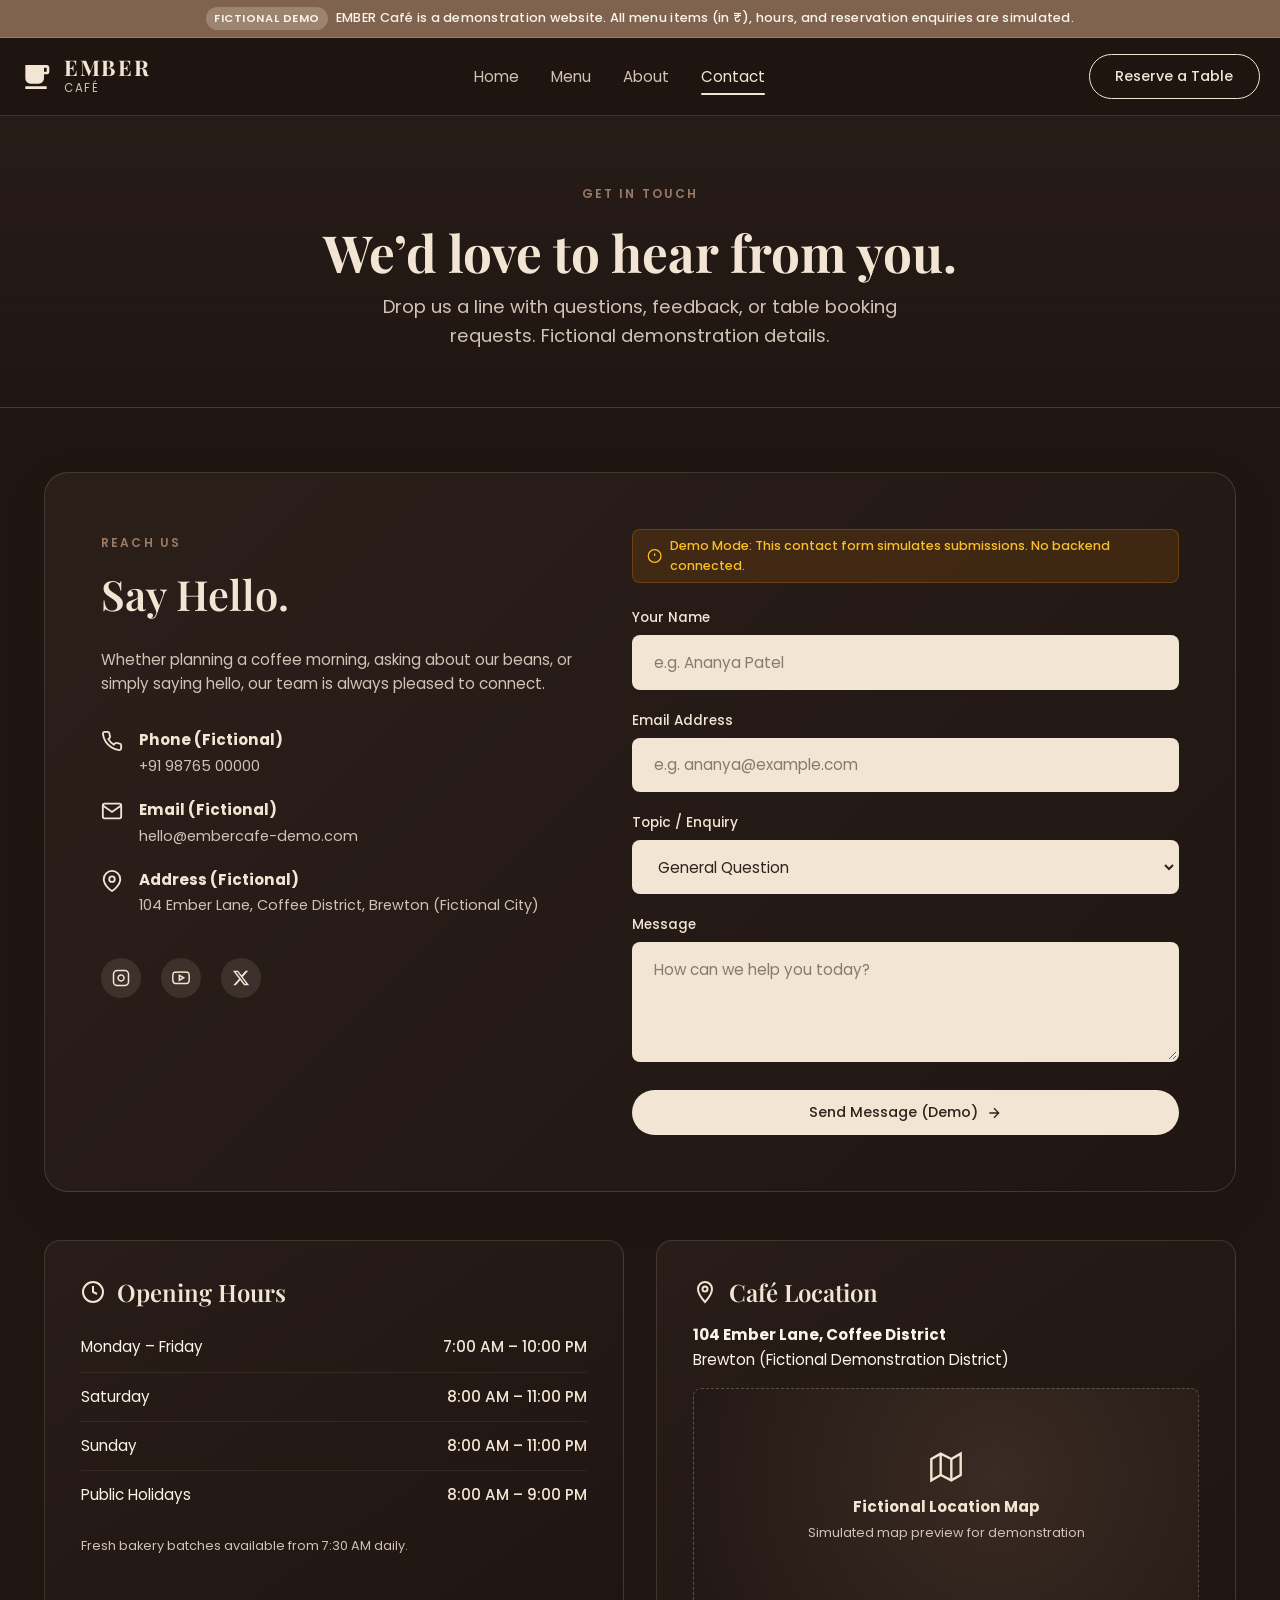
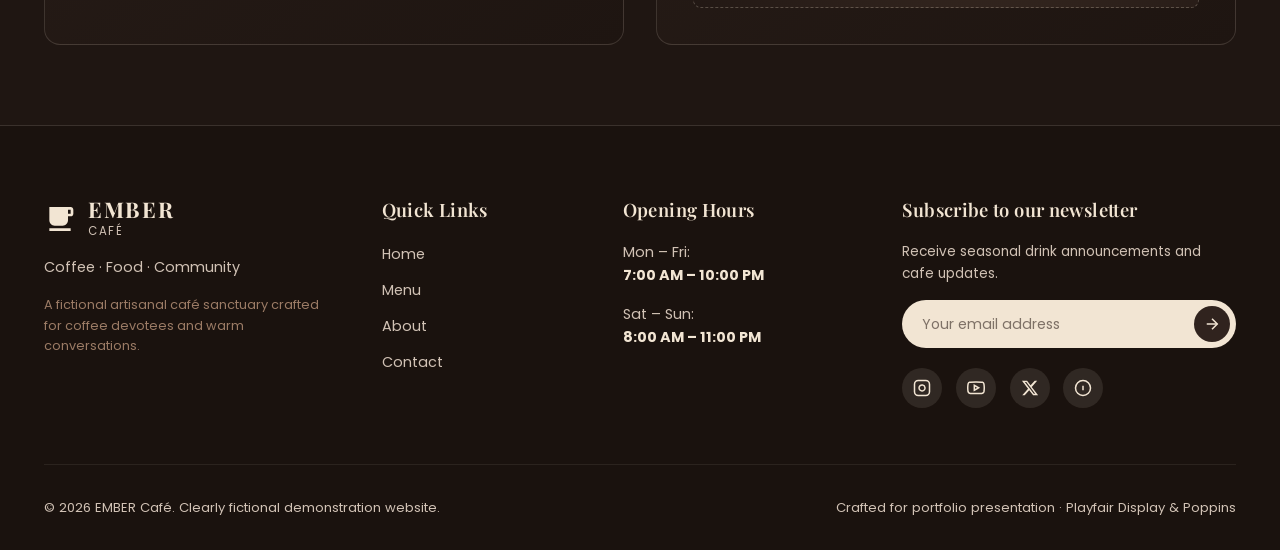
<file: contact.html>
<!DOCTYPE html>
<html lang="en">
<head>
  <meta charset="UTF-8">
  <meta name="viewport" content="width=device-width, initial-scale=1.0">
  <title>Contact & Location — EMBER Café | Get In Touch & Hours</title>
  <meta name="description" content="Reach out to EMBER Café. Check opening hours, location details, and send a message or reservation enquiry. Fictional demonstration details.">
  <link rel="preconnect" href="https://fonts.googleapis.com">
  <link rel="preconnect" href="https://fonts.gstatic.com" crossorigin>
  <link href="https://fonts.googleapis.com/css2?family=Playfair+Display:ital,wght@0,500;0,600;0,700;1,400&family=Poppins:wght@300;400;500;600&display=swap" rel="stylesheet">
  <link rel="stylesheet" href="css/style.css">
</head>
<body>

  <!-- Demo Notice Banner -->
  <div class="demo-banner">
    <span class="badge">Fictional Demo</span>
    <span>EMBER Café is a demonstration website. All menu items (in ₹), hours, and reservation enquiries are simulated.</span>
  </div>

  <!-- Header / Navigation -->
  <header class="site-header">
    <div class="container navbar">
      <a href="index.html" class="logo" aria-label="EMBER Café Home">
        <svg class="logo-icon-svg" viewBox="0 0 24 24" fill="currentColor">
          <path d="M20 3H4v10c0 2.21 1.79 4 4 4h6c2.21 0 4-1.79 4-4v-3h2c1.1 0 2-.9 2-2V5c0-1.1-.9-2-2-2zm0 5h-2V5h2v3zM4 19h16v2H4z"/>
        </svg>
        <div class="logo-text">
          <span class="logo-title">EMBER</span>
          <span class="logo-sub">Café</span>
        </div>
      </a>

      <!-- Desktop Navigation Links -->
      <nav aria-label="Main Navigation">
        <ul class="nav-links">
          <li><a href="index.html" class="nav-link">Home</a></li>
          <li><a href="menu.html" class="nav-link">Menu</a></li>
          <li><a href="about.html" class="nav-link">About</a></li>
          <li><a href="contact.html" class="nav-link active">Contact</a></li>
        </ul>
      </nav>

      <!-- Action Button & Mobile Toggle -->
      <div class="header-actions">
        <button class="btn btn-outline" data-open-modal="reservation">Reserve a Table</button>
        <button class="mobile-menu-toggle" aria-label="Open Navigation Menu">
          <svg width="26" height="26" viewBox="0 0 24 24" fill="none" stroke="currentColor" stroke-width="2">
            <line x1="3" y1="12" x2="21" y2="12"></line>
            <line x1="3" y1="6" x2="21" y2="6"></line>
            <line x1="3" y1="18" x2="21" y2="18"></line>
          </svg>
        </button>
      </div>
    </div>
  </header>

  <main>
    <!-- Page Hero Banner -->
    <section class="page-hero">
      <div class="container">
        <span class="section-tag">GET IN TOUCH</span>
        <h1 class="page-hero-title">We’d love to hear from you.</h1>
        <p class="page-hero-sub">Drop us a line with questions, feedback, or table booking requests. Fictional demonstration details.</p>
      </div>
    </section>

    <!-- Main Contact Section & Form -->
    <section class="contact-section">
      <div class="container">
        <div class="contact-card">
          <!-- Left Info Column -->
          <div class="contact-info-col">
            <span class="section-tag">REACH US</span>
            <h2>Say Hello.</h2>
            <p style="color: var(--color-text-light-muted); margin-bottom: 2rem; font-size: 0.95rem; line-height: 1.6;">
              Whether planning a coffee morning, asking about our beans, or simply saying hello, our team is always pleased to connect.
            </p>

            <div class="contact-list">
              <!-- Phone -->
              <div class="contact-item">
                <svg class="contact-item-icon" viewBox="0 0 24 24" fill="none" stroke="currentColor" stroke-width="2">
                  <path d="M22 16.92v3a2 2 0 0 1-2.18 2 19.79 19.79 0 0 1-8.63-3.07 19.5 19.5 0 0 1-6-6 19.79 19.79 0 0 1-3.07-8.67A2 2 0 0 1 4.11 2h3a2 2 0 0 1 2 1.72 12.84 12.84 0 0 0 .7 2.81 2 2 0 0 1-.45 2.11L8.09 9.91a16 16 0 0 0 6 6l1.27-1.27a2 2 0 0 1 2.11-.45 12.84 12.84 0 0 0 2.81.7A2 2 0 0 1 22 16.92z"></path>
                </svg>
                <div>
                  <strong style="color: var(--color-cream); display:block; font-size:0.95rem;">Phone (Fictional)</strong>
                  <span style="color: var(--color-text-light-muted); font-size:0.9rem;">+91 98765 00000</span>
                </div>
              </div>

              <!-- Email -->
              <div class="contact-item">
                <svg class="contact-item-icon" viewBox="0 0 24 24" fill="none" stroke="currentColor" stroke-width="2">
                  <path d="M4 4h16c1.1 0 2 .9 2 2v12c0 1.1-.9 2-2 2H4c-1.1 0-2-.9-2-2V6c0-1.1.9-2 2-2z"></path>
                  <polyline points="22,6 12,13 2,6"></polyline>
                </svg>
                <div>
                  <strong style="color: var(--color-cream); display:block; font-size:0.95rem;">Email (Fictional)</strong>
                  <span style="color: var(--color-text-light-muted); font-size:0.9rem;">hello@embercafe-demo.com</span>
                </div>
              </div>

              <!-- Location -->
              <div class="contact-item">
                <svg class="contact-item-icon" viewBox="0 0 24 24" fill="none" stroke="currentColor" stroke-width="2">
                  <path d="M21 10c0 7-9 13-9 13s-9-6-9-13a9 9 0 0 1 18 0z"></path>
                  <circle cx="12" cy="10" r="3"></circle>
                </svg>
                <div>
                  <strong style="color: var(--color-cream); display:block; font-size:0.95rem;">Address (Fictional)</strong>
                  <span style="color: var(--color-text-light-muted); font-size:0.9rem;">104 Ember Lane, Coffee District, Brewton (Fictional City)</span>
                </div>
              </div>
            </div>

            <!-- Social Links -->
            <div class="contact-socials">
              <a href="#" class="social-link" aria-label="Instagram">
                <svg width="18" height="18" viewBox="0 0 24 24" fill="none" stroke="currentColor" stroke-width="2">
                  <rect x="2" y="2" width="20" height="20" rx="5" ry="5"></rect>
                  <path d="M16 11.37A4 4 0 1 1 12.63 8 4 4 0 0 1 16 11.37z"></path>
                  <line x1="17.5" y1="6.5" x2="17.51" y2="6.5"></line>
                </svg>
              </a>
              <a href="#" class="social-link" aria-label="YouTube">
                <svg width="18" height="18" viewBox="0 0 24 24" fill="none" stroke="currentColor" stroke-width="2">
                  <path d="M22.54 6.42a2.78 2.78 0 0 0-1.94-2C18.88 4 12 4 12 4s-6.88 0-8.6.46a2.78 2.78 0 0 0-1.94 2A29 29 0 0 0 1 11.75a29 29 0 0 0 .46 5.33A2.78 2.78 0 0 0 3.4 19c1.72.46 8.6.46 8.6.46s6.88 0 8.6-.46a2.78 2.78 0 0 0 1.94-2 29 29 0 0 0 .46-5.25 29 29 0 0 0-.46-5.33z"></path>
                  <polygon points="9.75 15.02 15.5 11.75 9.75 8.48 9.75 15.02"></polygon>
                </svg>
              </a>
              <a href="#" class="social-link" aria-label="X (Twitter)">
                <svg width="18" height="18" viewBox="0 0 24 24" fill="currentColor">
                  <path d="M18.244 2.25h3.308l-7.227 8.26 8.502 11.24H16.17l-5.214-6.817L4.99 21.75H1.68l7.73-8.835L1.254 2.25H8.08l4.713 6.231zm-1.161 17.52h1.833L7.084 4.126H5.117z"/>
                </svg>
              </a>
            </div>
          </div>

          <!-- Right Form Column (Demo Mode clearly labeled) -->
          <div class="contact-form-container">
            <div class="form-demo-badge">
              <svg width="16" height="16" viewBox="0 0 24 24" fill="none" stroke="currentColor" stroke-width="2">
                <circle cx="12" cy="12" r="10"></circle>
                <line x1="12" y1="8" x2="12" y2="12"></line>
                <line x1="12" y1="16" x2="12.01" y2="16"></line>
              </svg>
              <span>Demo Mode: This contact form simulates submissions. No backend connected.</span>
            </div>

            <form id="contact-form">
              <div class="form-group">
                <label class="form-label" for="contact-name">Your Name</label>
                <input type="text" id="contact-name" name="name" class="form-input" placeholder="e.g. Ananya Patel" required>
              </div>

              <div class="form-group">
                <label class="form-label" for="contact-email">Email Address</label>
                <input type="email" id="contact-email" name="email" class="form-input" placeholder="e.g. ananya@example.com" required>
              </div>

              <div class="form-group">
                <label class="form-label" for="contact-subject">Topic / Enquiry</label>
                <select id="contact-subject" name="subject" class="form-select">
                  <option value="General Enquiry">General Question</option>
                  <option value="Table Booking Enquiry">Table Booking Enquiry (Demo)</option>
                  <option value="Event Hosting">Private Event Hosting</option>
                  <option value="Feedback">Coffee Feedback</option>
                </select>
              </div>

              <div class="form-group">
                <label class="form-label" for="contact-message">Message</label>
                <textarea id="contact-message" name="message" class="form-textarea" placeholder="How can we help you today?" required></textarea>
              </div>

              <button type="submit" class="btn btn-cream" style="width: 100%;">
                Send Message (Demo)
                <svg width="16" height="16" viewBox="0 0 24 24" fill="none" stroke="currentColor" stroke-width="2">
                  <path d="M5 12h14M12 5l7 7-7 7"/>
                </svg>
              </button>
            </form>
          </div>
        </div>

        <!-- Hours & Location Details Grid -->
        <div class="info-cards-grid">
          <!-- Opening Hours Card -->
          <div class="info-card">
            <h4>
              <svg width="24" height="24" viewBox="0 0 24 24" fill="none" stroke="currentColor" stroke-width="2">
                <circle cx="12" cy="12" r="10"></circle>
                <polyline points="12 6 12 12 16 14"></polyline>
              </svg>
              Opening Hours
            </h4>
            <table class="hours-table">
              <tbody>
                <tr>
                  <td>Monday – Friday</td>
                  <td>7:00 AM – 10:00 PM</td>
                </tr>
                <tr>
                  <td>Saturday</td>
                  <td>8:00 AM – 11:00 PM</td>
                </tr>
                <tr>
                  <td>Sunday</td>
                  <td>8:00 AM – 11:00 PM</td>
                </tr>
                <tr>
                  <td>Public Holidays</td>
                  <td>8:00 AM – 9:00 PM</td>
                </tr>
              </tbody>
            </table>
            <p style="font-size: 0.8rem; color: var(--color-text-light-muted); margin-top: 1rem;">
              Fresh bakery batches available from 7:30 AM daily.
            </p>
          </div>

          <!-- Location & Directions Card -->
          <div class="info-card">
            <h4>
              <svg width="24" height="24" viewBox="0 0 24 24" fill="none" stroke="currentColor" stroke-width="2">
                <path d="M12 2C8.13 2 5 5.13 5 9c0 5.25 7 13 7 13s7-7.75 7-13c0-3.87-3.13-7-7-7z"></path>
                <circle cx="12" cy="9" r="2.5"></circle>
              </svg>
              Café Location
            </h4>
            <p style="color: var(--color-text-light); font-size: 0.95rem; margin-bottom: 0.5rem;">
              <strong>104 Ember Lane, Coffee District</strong><br>
              Brewton (Fictional Demonstration District)
            </p>
            <div class="map-placeholder">
              <svg width="32" height="32" viewBox="0 0 24 24" fill="none" stroke="currentColor" stroke-width="1.8">
                <polygon points="1 6 1 22 8 18 16 22 23 18 23 2 16 6 8 2 1 6"></polygon>
                <line x1="8" y1="2" x2="8" y2="18"></line>
                <line x1="16" y1="6" x2="16" y2="22"></line>
              </svg>
              <div>
                <strong style="display: block; font-size: 0.95rem;">Fictional Location Map</strong>
                <span style="font-size: 0.8rem; color: var(--color-text-light-muted);">Simulated map preview for demonstration</span>
              </div>
            </div>
          </div>
        </div>

      </div>
    </section>
  </main>

  <!-- Footer -->
  <footer class="site-footer">
    <div class="container">
      <div class="footer-grid">
        <!-- Col 1: Brand -->
        <div class="footer-col">
          <div class="logo" style="margin-bottom: 1rem;">
            <svg class="logo-icon-svg" viewBox="0 0 24 24" fill="currentColor">
              <path d="M20 3H4v10c0 2.21 1.79 4 4 4h6c2.21 0 4-1.79 4-4v-3h2c1.1 0 2-.9 2-2V5c0-1.1-.9-2-2-2zm0 5h-2V5h2v3zM4 19h16v2H4z"/>
            </svg>
            <div class="logo-text">
              <span class="logo-title">EMBER</span>
              <span class="logo-sub">Café</span>
            </div>
          </div>
          <p style="color: var(--color-text-light-muted); font-size: 0.9rem; line-height: 1.6;">
            Coffee · Food · Community
          </p>
          <p style="color: var(--color-accent-light); font-size: 0.8rem; margin-top: 0.75rem;">
            A fictional artisanal café sanctuary crafted for coffee devotees and warm conversations.
          </p>
        </div>

        <!-- Col 2: Quick Links -->
        <div class="footer-col">
          <h4>Quick Links</h4>
          <ul class="footer-links">
            <li><a href="index.html">Home</a></li>
            <li><a href="menu.html">Menu</a></li>
            <li><a href="about.html">About</a></li>
            <li><a href="contact.html">Contact</a></li>
          </ul>
        </div>

        <!-- Col 3: Opening Hours -->
        <div class="footer-col">
          <h4>Opening Hours</h4>
          <div class="footer-hours-list">
            <div class="footer-hours-item">
              <span>Mon – Fri:</span><br>
              <strong>7:00 AM – 10:00 PM</strong>
            </div>
            <div class="footer-hours-item" style="margin-top: 0.5rem;">
              <span>Sat – Sun:</span><br>
              <strong>8:00 AM – 11:00 PM</strong>
            </div>
          </div>
        </div>

        <!-- Col 4: Newsletter -->
        <div class="footer-col">
          <h4>Subscribe to our newsletter</h4>
          <p style="font-size: 0.85rem; color: var(--color-text-light-muted);">
            Receive seasonal drink announcements and cafe updates.
          </p>
          <form class="newsletter-form">
            <input type="email" placeholder="Your email address" class="newsletter-input" required>
            <button type="submit" class="newsletter-btn" aria-label="Subscribe">
              <svg width="18" height="18" viewBox="0 0 24 24" fill="none" stroke="currentColor" stroke-width="2">
                <line x1="5" y1="12" x2="19" y2="12"></line>
                <polyline points="12 5 19 12 12 19"></polyline>
              </svg>
            </button>
          </form>

          <div class="footer-social-icons">
            <a href="#" class="social-link" aria-label="Instagram">
              <svg width="18" height="18" viewBox="0 0 24 24" fill="none" stroke="currentColor" stroke-width="2">
                <rect x="2" y="2" width="20" height="20" rx="5" ry="5"></rect>
                <path d="M16 11.37A4 4 0 1 1 12.63 8 4 4 0 0 1 16 11.37z"></path>
                <line x1="17.5" y1="6.5" x2="17.51" y2="6.5"></line>
              </svg>
            </a>
            <a href="#" class="social-link" aria-label="YouTube">
              <svg width="18" height="18" viewBox="0 0 24 24" fill="none" stroke="currentColor" stroke-width="2">
                <path d="M22.54 6.42a2.78 2.78 0 0 0-1.94-2C18.88 4 12 4 12 4s-6.88 0-8.6.46a2.78 2.78 0 0 0-1.94 2A29 29 0 0 0 1 11.75a29 29 0 0 0 .46 5.33A2.78 2.78 0 0 0 3.4 19c1.72.46 8.6.46 8.6.46s6.88 0 8.6-.46a2.78 2.78 0 0 0 1.94-2 29 29 0 0 0 .46-5.25 29 29 0 0 0-.46-5.33z"></path>
                <polygon points="9.75 15.02 15.5 11.75 9.75 8.48 9.75 15.02"></polygon>
              </svg>
            </a>
            <a href="#" class="social-link" aria-label="X (Twitter)">
              <svg width="18" height="18" viewBox="0 0 24 24" fill="currentColor">
                <path d="M18.244 2.25h3.308l-7.227 8.26 8.502 11.24H16.17l-5.214-6.817L4.99 21.75H1.68l7.73-8.835L1.254 2.25H8.08l4.713 6.231zm-1.161 17.52h1.833L7.084 4.126H5.117z"/>
              </svg>
            </a>
            <a href="#" class="social-link" aria-label="Pinterest">
              <svg width="18" height="18" viewBox="0 0 24 24" fill="none" stroke="currentColor" stroke-width="2">
                <line x1="12" y1="9" x2="12" y2="15"></line>
                <circle cx="12" cy="12" r="10"></circle>
              </svg>
            </a>
          </div>
        </div>
      </div>

      <div class="footer-bottom">
        <span>© 2026 EMBER Café. Clearly fictional demonstration website.</span>
        <span>Crafted for portfolio presentation · Playfair Display & Poppins</span>
      </div>
    </div>
  </footer>

  <!-- Global Reservation Enquiry Modal (Demo Mode) -->
  <div class="modal-overlay" role="dialog" aria-modal="true" aria-labelledby="modal-title">
    <div class="modal-card">
      <button class="modal-close-btn" data-close-modal aria-label="Close dialog">
        <svg width="22" height="22" viewBox="0 0 24 24" fill="none" stroke="currentColor" stroke-width="2">
          <line x1="18" y1="6" x2="6" y2="18"></line>
          <line x1="6" y1="6" x2="18" y2="18"></line>
        </svg>
      </button>

      <span class="section-tag" style="color: var(--color-accent-light);">RESERVATION ENQUIRY</span>
      <h3 id="modal-title" class="modal-title">Book a Table (Demo)</h3>
      <div class="form-demo-badge">
        <svg width="16" height="16" viewBox="0 0 24 24" fill="none" stroke="currentColor" stroke-width="2">
          <circle cx="12" cy="12" r="10"></circle>
          <line x1="12" y1="8" x2="12" y2="12"></line>
          <line x1="12" y1="16" x2="12.01" y2="16"></line>
        </svg>
        <span>Demo Enquiry Mode: Submissions simulate a reservation check.</span>
      </div>

      <form id="reservation-form">
        <div class="modal-grid-2">
          <div class="form-group">
            <label class="form-label">Full Name</label>
            <input type="text" name="name" class="form-input" placeholder="e.g. Maya Sharma" required>
          </div>
          <div class="form-group">
            <label class="form-label">Phone (Fictional)</label>
            <input type="tel" name="phone" class="form-input" placeholder="+91 98000 00000" required>
          </div>
        </div>

        <div class="modal-grid-2">
          <div class="form-group">
            <label class="form-label">Number of Guests</label>
            <select name="guests" class="form-select" required>
              <option value="1 Guest">1 Guest</option>
              <option value="2 Guests" selected>2 Guests</option>
              <option value="3-4 Guests">3-4 Guests</option>
              <option value="5+ Guests">5+ Guests (Party)</option>
            </select>
          </div>
          <div class="form-group">
            <label class="form-label">Seating Preference</label>
            <select name="seating" class="form-select">
              <option value="Window Seat">Window Seat</option>
              <option value="Cozy Corner">Quiet Cozy Corner</option>
              <option value="Barista Bar">Barista Bar Counter</option>
              <option value="Outdoor Patio">Patio / Veranda</option>
            </select>
          </div>
        </div>

        <div class="modal-grid-2">
          <div class="form-group">
            <label class="form-label">Date</label>
            <input type="date" name="date" class="form-input" required>
          </div>
          <div class="form-group">
            <label class="form-label">Preferred Time</label>
            <select name="time" class="form-select" required>
              <option value="8:00 AM">8:00 AM - Morning Brew</option>
              <option value="11:30 AM">11:30 AM - Brunch</option>
              <option value="3:30 PM">3:30 PM - Afternoon Tea</option>
              <option value="7:00 PM" selected>7:00 PM - Evening Chill</option>
              <option value="9:00 PM">9:00 PM - Night Roasts</option>
            </select>
          </div>
        </div>

        <div class="form-group">
          <label class="form-label">Special Requests (Optional)</label>
          <textarea name="notes" class="form-textarea" placeholder="Celebrations, dietary preferences, or quiet working corner..." style="min-height: 80px;"></textarea>
        </div>

        <button type="submit" class="btn btn-cream" style="width: 100%;">
          Submit Reservation Enquiry (Demo)
        </button>
      </form>
    </div>
  </div>

  <!-- Mobile Drawer Menu -->
  <div class="drawer-overlay"></div>
  <aside class="mobile-drawer" aria-label="Mobile Navigation Drawer">
    <div class="drawer-header">
      <div class="logo">
        <span class="logo-title" style="font-size: 1.2rem;">EMBER Café</span>
      </div>
      <button class="drawer-close-btn" style="background:none; border:none; color:var(--color-cream); cursor:pointer;">
        <svg width="24" height="24" viewBox="0 0 24 24" fill="none" stroke="currentColor" stroke-width="2">
          <line x1="18" y1="6" x2="6" y2="18"></line>
          <line x1="6" y1="6" x2="18" y2="18"></line>
        </svg>
      </button>
    </div>
    <ul class="drawer-links">
      <li><a href="index.html">Home</a></li>
      <li><a href="menu.html">Menu</a></li>
      <li><a href="about.html">About Us</a></li>
      <li><a href="contact.html">Contact</a></li>
    </ul>
    <div style="margin-top: auto;">
      <button class="btn btn-cream" data-open-modal="reservation" style="width: 100%;">Reserve a Table</button>
    </div>
  </aside>

  <script src="js/main.js"></script>
</body>
</html>
</file>
<file: css/style.css>
/* ==========================================================================
   EMBER Café — Design System & Global Styles
   Color Palette:
     - Dark Espresso:  #30231E
     - Mocha Brown:    #80634F
     - Warm Cream:     #F2E5D3
     - Pure White:     #FFFFFF
     - Darker Walnut:  #1F1612
     - Soft Cream Tint:#FBF6EE
   Fonts:
     - Headings: 'Playfair Display', 'Didot', 'Georgia', 'Times New Roman', serif
     - Body:     'Poppins', -apple-system, BlinkMacSystemFont, 'Segoe UI', Roboto, Helvetica, Arial, sans-serif
   ========================================================================== */

:root {
  /* Colors */
  --color-primary: #30231E;
  --color-primary-dark: #1F1612;
  --color-accent: #80634F;
  --color-accent-light: #9B7B65;
  --color-cream: #F2E5D3;
  --color-cream-light: #FAF4EB;
  --color-cream-card: #F2E5D3;
  --color-white: #FFFFFF;
  --color-text-dark: #30231E;
  --color-text-muted: #6E5A4E;
  --color-text-light: #FAF4EB;
  --color-text-light-muted: #D1C2B5;
  --color-border-dark: rgba(242, 229, 211, 0.15);
  --color-border-light: rgba(48, 35, 30, 0.15);
  --color-demo-badge: #D97706;
  --color-demo-badge-bg: rgba(217, 119, 6, 0.12);

  /* Typography with Fallbacks */
  --font-heading: 'Playfair Display', 'Didot', 'Georgia', 'Times New Roman', serif;
  --font-body: 'Poppins', -apple-system, BlinkMacSystemFont, 'Segoe UI', Roboto, Helvetica, Arial, sans-serif;

  /* Shadows */
  --shadow-sm: 0 2px 8px rgba(31, 22, 18, 0.08);
  --shadow-md: 0 8px 24px rgba(31, 22, 18, 0.12);
  --shadow-lg: 0 16px 36px rgba(31, 22, 18, 0.22);

  /* Radii */
  --radius-sm: 8px;
  --radius-md: 16px;
  --radius-lg: 24px;
  --radius-full: 9999px;

  /* Transitions */
  --transition-fast: 0.2s cubic-bezier(0.4, 0, 0.2, 1);
  --transition-normal: 0.3s cubic-bezier(0.4, 0, 0.2, 1);
}

/* Base Reset */
*, *::before, *::after {
  box-sizing: border-box;
  margin: 0;
  padding: 0;
}

html {
  scroll-behavior: smooth;
  font-size: 16px;
  color-scheme: dark light;
}

body {
  font-family: var(--font-body);
  background-color: var(--color-primary-dark);
  color: var(--color-text-light);
  line-height: 1.6;
  -webkit-font-smoothing: antialiased;
  -moz-osx-font-smoothing: grayscale;
  overflow-x: hidden;
}

/* Typography Defaults */
h1, h2, h3, h4, h5, h6 {
  font-family: var(--font-heading);
  font-weight: 600;
  line-height: 1.25;
  color: inherit;
}

p {
  margin-bottom: 1rem;
}

p:last-child {
  margin-bottom: 0;
}

a {
  color: inherit;
  text-decoration: none;
  transition: color var(--transition-fast);
}

img {
  max-width: 100%;
  height: auto;
  display: block;
  object-fit: cover;
}

button, input, select, textarea {
  font-family: inherit;
  font-size: inherit;
  border: none;
  outline: none;
}

/* Container */
.container {
  width: 100%;
  max-width: 1240px;
  margin: 0 auto;
  padding: 0 1.5rem;
}

/* Demo Notice Banner */
.demo-banner {
  background-color: var(--color-accent);
  color: var(--color-cream-light);
  font-size: 0.8rem;
  font-weight: 500;
  padding: 0.45rem 1rem;
  text-align: center;
  letter-spacing: 0.02em;
  display: flex;
  align-items: center;
  justify-content: center;
  gap: 0.5rem;
  border-bottom: 1px solid rgba(242, 229, 211, 0.2);
}

.demo-banner span.badge {
  background-color: rgba(242, 229, 211, 0.25);
  padding: 0.15rem 0.5rem;
  border-radius: var(--radius-full);
  font-size: 0.7rem;
  text-transform: uppercase;
  letter-spacing: 0.05em;
  font-weight: 600;
}

/* Header & Navbar */
.site-header {
  position: sticky;
  top: 0;
  z-index: 1000;
  background-color: rgba(31, 22, 18, 0.94);
  backdrop-filter: blur(12px);
  -webkit-backdrop-filter: blur(12px);
  border-bottom: 1px solid var(--color-border-dark);
  transition: all var(--transition-fast);
}

.navbar {
  display: flex;
  align-items: center;
  justify-content: space-between;
  padding: 1rem 0;
}

.logo {
  display: flex;
  align-items: center;
  gap: 0.75rem;
}

.logo-icon-svg {
  width: 32px;
  height: 32px;
  color: var(--color-cream);
}

.logo-text {
  display: flex;
  flex-direction: column;
}

.logo-title {
  font-family: var(--font-heading);
  font-size: 1.35rem;
  font-weight: 700;
  letter-spacing: 0.08em;
  color: var(--color-cream);
  line-height: 1.1;
  text-transform: uppercase;
}

.logo-sub {
  font-family: var(--font-body);
  font-size: 0.72rem;
  color: var(--color-text-light-muted);
  letter-spacing: 0.15em;
  text-transform: uppercase;
}

.nav-links {
  display: flex;
  align-items: center;
  gap: 2rem;
  list-style: none;
}

.nav-link {
  font-size: 0.95rem;
  font-weight: 400;
  color: var(--color-text-light-muted);
  position: relative;
  padding: 0.35rem 0;
  transition: color var(--transition-fast);
}

.nav-link:hover,
.nav-link.active {
  color: var(--color-cream);
}

.nav-link.active::after {
  content: '';
  position: absolute;
  bottom: -2px;
  left: 0;
  width: 100%;
  height: 2px;
  background-color: var(--color-cream);
  border-radius: var(--radius-full);
}

.header-actions {
  display: flex;
  align-items: center;
  gap: 1rem;
}

/* Buttons */
.btn {
  display: inline-flex;
  align-items: center;
  justify-content: center;
  gap: 0.5rem;
  padding: 0.7rem 1.6rem;
  border-radius: var(--radius-full);
  font-size: 0.9rem;
  font-weight: 500;
  cursor: pointer;
  transition: all var(--transition-fast);
  white-space: nowrap;
}

.btn-primary {
  background-color: var(--color-primary);
  color: var(--color-cream);
  border: 1px solid var(--color-border-dark);
}

.btn-primary:hover {
  background-color: #3f2e27;
  color: var(--color-white);
  transform: translateY(-2px);
  box-shadow: 0 4px 12px rgba(0, 0, 0, 0.25);
}

.btn-cream {
  background-color: var(--color-cream);
  color: var(--color-primary);
  border: 1px solid transparent;
}

.btn-cream:hover {
  background-color: #e5d6c2;
  transform: translateY(-2px);
  box-shadow: 0 4px 14px rgba(242, 229, 211, 0.2);
}

.btn-outline {
  background-color: transparent;
  color: var(--color-cream);
  border: 1.5px solid var(--color-cream);
}

.btn-outline:hover {
  background-color: var(--color-cream);
  color: var(--color-primary);
  transform: translateY(-2px);
}

.btn-outline-dark {
  background-color: transparent;
  color: var(--color-primary);
  border: 1.5px solid var(--color-primary);
}

.btn-outline-dark:hover {
  background-color: var(--color-primary);
  color: var(--color-cream);
}

.btn-icon {
  width: 42px;
  height: 42px;
  padding: 0;
  border-radius: var(--radius-full);
}

.mobile-menu-toggle {
  display: none;
  background: none;
  border: none;
  color: var(--color-cream);
  cursor: pointer;
  padding: 0.5rem;
}

/* Hero Section */
.hero-section {
  padding: 3.5rem 0 4rem;
}

.hero-card {
  background: linear-gradient(135deg, #2b1f1a 0%, #1f1612 100%);
  border: 1px solid var(--color-border-dark);
  border-radius: var(--radius-lg);
  padding: 3.5rem 3rem;
  display: grid;
  grid-template-columns: 1.1fr 1fr;
  align-items: center;
  gap: 3.5rem;
  position: relative;
  overflow: hidden;
  box-shadow: var(--shadow-lg);
}

.hero-card::before {
  content: '';
  position: absolute;
  top: -50%;
  left: -20%;
  width: 80%;
  height: 200%;
  background: radial-gradient(circle, rgba(128, 99, 79, 0.15) 0%, transparent 60%);
  pointer-events: none;
}

.section-tag {
  display: inline-block;
  font-size: 0.75rem;
  font-weight: 600;
  letter-spacing: 0.18em;
  text-transform: uppercase;
  color: var(--color-accent-light);
  margin-bottom: 1rem;
}

.hero-title {
  font-size: 3.8rem;
  font-weight: 700;
  color: var(--color-cream);
  margin-bottom: 0.75rem;
  letter-spacing: -0.01em;
}

.hero-subtitle {
  font-size: 1.25rem;
  color: var(--color-text-light-muted);
  margin-bottom: 2rem;
  font-weight: 300;
}

.hero-actions {
  display: flex;
  align-items: center;
  gap: 1.5rem;
  margin-bottom: 2.5rem;
}

.hero-indicators {
  display: flex;
  align-items: center;
  gap: 0.5rem;
}

.indicator-dot {
  width: 8px;
  height: 8px;
  border-radius: var(--radius-full);
  background-color: rgba(242, 229, 211, 0.3);
  transition: all var(--transition-fast);
  cursor: pointer;
}

.indicator-dot.active {
  width: 24px;
  background-color: var(--color-cream);
}

.hero-image-wrapper {
  position: relative;
  display: flex;
  justify-content: center;
  align-items: center;
}

.hero-image {
  width: 100%;
  max-height: 440px;
  border-radius: var(--radius-md);
  box-shadow: 0 12px 30px rgba(0, 0, 0, 0.4);
  transition: transform var(--transition-normal);
}

.hero-image:hover {
  transform: scale(1.02);
}

/* Section Header Generic */
.section-header {
  text-align: center;
  margin-bottom: 3rem;
}

.section-header.text-left {
  text-align: left;
}

.section-title {
  font-size: 2.6rem;
  font-weight: 600;
  color: var(--color-cream);
  margin-top: 0.25rem;
}

.section-title-dark {
  color: var(--color-primary);
}

.section-description {
  font-size: 1rem;
  color: var(--color-text-light-muted);
  max-width: 620px;
  margin: 0.75rem auto 0;
}

/* Home Split About Card Section */
.home-about-section {
  padding: 2.5rem 0 4rem;
}

.about-card {
  background-color: var(--color-cream-card);
  color: var(--color-text-dark);
  border-radius: var(--radius-lg);
  padding: 3rem;
  display: grid;
  grid-template-columns: 1fr 1.15fr;
  align-items: center;
  gap: 3.5rem;
  box-shadow: var(--shadow-md);
}

.about-card-img {
  width: 100%;
  height: 380px;
  border-radius: var(--radius-md);
  box-shadow: 0 8px 24px rgba(48, 35, 30, 0.15);
}

.about-card-content .section-tag {
  color: var(--color-accent);
}

.about-card-content h3 {
  font-size: 2.5rem;
  color: var(--color-primary);
  margin-bottom: 1.25rem;
}

.about-card-content p {
  font-size: 1.05rem;
  color: var(--color-text-muted);
  margin-bottom: 2rem;
  line-height: 1.7;
}

/* Menu Featured / Grid Section */
.menu-section {
  padding: 3.5rem 0 4.5rem;
}

/* Menu Category Tabs */
.menu-categories {
  display: flex;
  align-items: center;
  justify-content: center;
  flex-wrap: wrap;
  gap: 0.75rem;
  margin-bottom: 2.5rem;
}

.category-tab {
  padding: 0.6rem 1.5rem;
  border-radius: var(--radius-full);
  font-size: 0.9rem;
  font-weight: 500;
  cursor: pointer;
  background-color: rgba(242, 229, 211, 0.08);
  color: var(--color-cream);
  border: 1px solid var(--color-border-dark);
  transition: all var(--transition-fast);
}

.category-tab:hover {
  background-color: rgba(242, 229, 211, 0.16);
  color: var(--color-white);
}

.category-tab.active {
  background-color: var(--color-cream);
  color: var(--color-primary);
  font-weight: 600;
  border-color: var(--color-cream);
  box-shadow: 0 4px 12px rgba(242, 229, 211, 0.18);
}

/* Product Cards Grid */
.products-grid {
  display: grid;
  grid-template-columns: repeat(auto-fill, minmax(260px, 1fr));
  gap: 1.75rem;
}

.product-card {
  background-color: var(--color-cream);
  color: var(--color-primary);
  border-radius: var(--radius-md);
  padding: 1.25rem;
  display: flex;
  flex-direction: column;
  box-shadow: var(--shadow-sm);
  transition: transform var(--transition-normal), box-shadow var(--transition-normal);
  position: relative;
  overflow: hidden;
}

.product-card:hover {
  transform: translateY(-6px);
  box-shadow: var(--shadow-md);
}

.product-img-wrapper {
  position: relative;
  width: 100%;
  height: 200px;
  border-radius: var(--radius-sm);
  overflow: hidden;
  margin-bottom: 1.1rem;
}

.product-img {
  width: 100%;
  height: 100%;
  object-fit: cover;
  transition: transform var(--transition-normal);
}

.product-card:hover .product-img {
  transform: scale(1.05);
}

.product-tag-badge {
  position: absolute;
  top: 10px;
  left: 10px;
  background-color: rgba(48, 35, 30, 0.85);
  backdrop-filter: blur(4px);
  color: var(--color-cream);
  font-size: 0.7rem;
  font-weight: 600;
  text-transform: uppercase;
  letter-spacing: 0.05em;
  padding: 0.25rem 0.6rem;
  border-radius: var(--radius-full);
}

.product-favorite-btn {
  position: absolute;
  top: 10px;
  right: 10px;
  width: 32px;
  height: 32px;
  border-radius: var(--radius-full);
  background-color: rgba(255, 255, 255, 0.9);
  color: var(--color-primary);
  display: flex;
  align-items: center;
  justify-content: center;
  cursor: pointer;
  transition: all var(--transition-fast);
  box-shadow: 0 2px 6px rgba(0, 0, 0, 0.15);
}

.product-favorite-btn:hover {
  background-color: var(--color-white);
  color: #D32F2F;
  transform: scale(1.1);
}

.product-favorite-btn.liked {
  color: #D32F2F;
}

.product-info {
  display: flex;
  flex-direction: column;
  flex-grow: 1;
}

.product-title {
  font-size: 1.25rem;
  font-weight: 600;
  margin-bottom: 0.35rem;
  color: var(--color-primary);
}

.product-desc {
  font-size: 0.85rem;
  color: var(--color-text-muted);
  line-height: 1.45;
  margin-bottom: 1rem;
  flex-grow: 1;
}

.product-bottom {
  display: flex;
  align-items: center;
  justify-content: space-between;
  margin-top: auto;
  padding-top: 0.75rem;
  border-top: 1px solid rgba(48, 35, 30, 0.08);
}

.product-price {
  font-family: var(--font-heading);
  font-size: 1.3rem;
  font-weight: 700;
  color: var(--color-primary);
}

/* Gallery Section */
.gallery-section {
  padding: 3.5rem 0 4.5rem;
}

.gallery-grid {
  display: grid;
  grid-template-columns: repeat(3, 1fr);
  gap: 1.25rem;
}

.gallery-item {
  position: relative;
  border-radius: var(--radius-md);
  overflow: hidden;
  height: 240px;
  cursor: pointer;
  box-shadow: var(--shadow-sm);
  border: 1px solid var(--color-border-dark);
}

.gallery-item img {
  width: 100%;
  height: 100%;
  object-fit: cover;
  transition: transform 0.5s ease;
}

.gallery-item:hover img {
  transform: scale(1.08);
}

.gallery-overlay {
  position: absolute;
  inset: 0;
  background: linear-gradient(to top, rgba(31, 22, 18, 0.85) 0%, transparent 60%);
  display: flex;
  align-items: flex-end;
  padding: 1.25rem;
  opacity: 0;
  transition: opacity var(--transition-fast);
}

.gallery-item:hover .gallery-overlay {
  opacity: 1;
}

.gallery-caption {
  color: var(--color-cream);
  font-size: 0.9rem;
  font-weight: 500;
}

/* Testimonials Section */
.testimonials-section {
  padding: 4rem 0 5rem;
  background-color: rgba(36, 26, 22, 0.6);
  border-top: 1px solid var(--color-border-dark);
  border-bottom: 1px solid var(--color-border-dark);
}

.testimonials-grid {
  display: grid;
  grid-template-columns: repeat(3, 1fr);
  gap: 2rem;
}

.testimonial-card {
  background-color: var(--color-cream);
  color: var(--color-primary);
  border-radius: var(--radius-md);
  padding: 2.25rem 2rem;
  display: flex;
  flex-direction: column;
  position: relative;
  box-shadow: var(--shadow-sm);
  transition: transform var(--transition-fast);
}

.testimonial-card:hover {
  transform: translateY(-4px);
  box-shadow: var(--shadow-md);
}

.quote-mark {
  font-family: var(--font-heading);
  font-size: 3rem;
  line-height: 1;
  color: var(--color-accent);
  margin-bottom: 0.5rem;
  display: block;
}

.testimonial-text {
  font-size: 1.05rem;
  font-style: italic;
  color: var(--color-primary);
  margin-bottom: 1.75rem;
  line-height: 1.5;
  flex-grow: 1;
}

.testimonial-author {
  display: flex;
  align-items: center;
  gap: 1rem;
}

.author-avatar {
  width: 48px;
  height: 48px;
  border-radius: var(--radius-full);
  object-fit: cover;
  border: 2px solid var(--color-accent);
}

.author-name {
  font-size: 0.95rem;
  font-weight: 600;
  color: var(--color-primary);
  line-height: 1.2;
}

.author-role {
  font-size: 0.8rem;
  color: var(--color-text-muted);
}

/* Contact Section & Form */
.contact-section {
  padding: 4rem 0 5rem;
}

.contact-card {
  background: linear-gradient(135deg, #2b1f1a 0%, #1f1612 100%);
  border: 1px solid var(--color-border-dark);
  border-radius: var(--radius-lg);
  padding: 3.5rem;
  display: grid;
  grid-template-columns: 1fr 1.15fr;
  gap: 3.5rem;
  box-shadow: var(--shadow-lg);
}

.contact-info-col .section-tag {
  color: var(--color-accent-light);
}

.contact-info-col h2 {
  font-size: 2.6rem;
  color: var(--color-cream);
  margin-bottom: 1.75rem;
}

.contact-list {
  display: flex;
  flex-direction: column;
  gap: 1.25rem;
  margin-bottom: 2.5rem;
}

.contact-item {
  display: flex;
  align-items: flex-start;
  gap: 1rem;
  color: var(--color-text-light);
}

.contact-item-icon {
  width: 22px;
  height: 22px;
  color: var(--color-cream);
  flex-shrink: 0;
  margin-top: 2px;
}

.contact-socials {
  display: flex;
  align-items: center;
  gap: 1.25rem;
}

.social-link {
  width: 40px;
  height: 40px;
  border-radius: var(--radius-full);
  background-color: rgba(242, 229, 211, 0.1);
  color: var(--color-cream);
  display: flex;
  align-items: center;
  justify-content: center;
  transition: all var(--transition-fast);
}

.social-link:hover {
  background-color: var(--color-cream);
  color: var(--color-primary);
  transform: translateY(-2px);
}

/* Form Styles */
.contact-form-container {
  display: flex;
  flex-direction: column;
}

.form-demo-badge {
  display: inline-flex;
  align-items: center;
  gap: 0.5rem;
  background-color: rgba(217, 119, 6, 0.15);
  border: 1px solid rgba(217, 119, 6, 0.3);
  color: #FBBF24;
  font-size: 0.78rem;
  font-weight: 500;
  padding: 0.4rem 0.85rem;
  border-radius: var(--radius-sm);
  margin-bottom: 1.5rem;
}

.form-group {
  margin-bottom: 1.25rem;
}

.form-label {
  display: block;
  font-size: 0.85rem;
  font-weight: 500;
  color: var(--color-cream);
  margin-bottom: 0.4rem;
}

.form-input,
.form-textarea,
.form-select {
  width: 100%;
  padding: 0.85rem 1.25rem;
  background-color: var(--color-cream);
  color: var(--color-primary);
  border-radius: var(--radius-sm);
  font-size: 0.95rem;
  font-family: var(--font-body);
  transition: all var(--transition-fast);
  border: 2px solid transparent;
}

.form-input::placeholder,
.form-textarea::placeholder {
  color: rgba(48, 35, 30, 0.55);
}

.form-input:focus,
.form-textarea:focus,
.form-select:focus {
  background-color: var(--color-white);
  border-color: var(--color-accent);
  box-shadow: 0 0 0 3px rgba(128, 99, 79, 0.25);
}

.form-textarea {
  min-height: 120px;
  resize: vertical;
}

/* Page Header Banner for Inner Pages (Menu, About, Contact) */
.page-hero {
  padding: 4rem 0 3.5rem;
  text-align: center;
  background: linear-gradient(180deg, rgba(48, 35, 30, 0.45) 0%, rgba(31, 22, 18, 0.85) 100%);
  border-bottom: 1px solid var(--color-border-dark);
}

.page-hero-title {
  font-size: 3.2rem;
  font-weight: 700;
  color: var(--color-cream);
  margin-bottom: 0.5rem;
}

.page-hero-sub {
  font-size: 1.15rem;
  color: var(--color-text-light-muted);
  max-width: 600px;
  margin: 0 auto;
}

/* About Page Specific Styles */
.about-story-section {
  padding: 4.5rem 0;
}

.about-story-grid {
  display: grid;
  grid-template-columns: 1.1fr 1fr;
  align-items: center;
  gap: 3.5rem;
}

.story-content h2 {
  font-size: 2.8rem;
  color: var(--color-cream);
  margin-bottom: 1.5rem;
}

.story-content p {
  color: var(--color-text-light-muted);
  font-size: 1.05rem;
  line-height: 1.75;
  margin-bottom: 1.25rem;
}

.story-image-stack {
  position: relative;
}

.story-main-img {
  width: 100%;
  height: 440px;
  border-radius: var(--radius-md);
  border: 1px solid var(--color-border-dark);
  box-shadow: var(--shadow-lg);
}

.story-badge {
  position: absolute;
  bottom: -20px;
  right: -20px;
  background-color: var(--color-cream);
  color: var(--color-primary);
  padding: 1.25rem 1.75rem;
  border-radius: var(--radius-md);
  box-shadow: var(--shadow-md);
  text-align: center;
}

.story-badge-num {
  font-family: var(--font-heading);
  font-size: 2rem;
  font-weight: 700;
  line-height: 1;
}

.story-badge-label {
  font-size: 0.8rem;
  font-weight: 600;
  text-transform: uppercase;
  letter-spacing: 0.05em;
  color: var(--color-accent);
}

/* Values Grid */
.values-section {
  padding: 4.5rem 0;
  background-color: rgba(36, 26, 22, 0.4);
  border-top: 1px solid var(--color-border-dark);
  border-bottom: 1px solid var(--color-border-dark);
}

.values-grid {
  display: grid;
  grid-template-columns: repeat(4, 1fr);
  gap: 1.75rem;
}

.value-card {
  background: linear-gradient(145deg, #281d18 0%, #1d1410 100%);
  border: 1px solid var(--color-border-dark);
  border-radius: var(--radius-md);
  padding: 2.25rem 1.75rem;
  transition: transform var(--transition-fast), border-color var(--transition-fast);
}

.value-card:hover {
  transform: translateY(-5px);
  border-color: rgba(242, 229, 211, 0.3);
}

.value-icon-box {
  width: 52px;
  height: 52px;
  border-radius: var(--radius-sm);
  background-color: rgba(128, 99, 79, 0.2);
  color: var(--color-cream);
  display: flex;
  align-items: center;
  justify-content: center;
  margin-bottom: 1.25rem;
}

.value-title {
  font-size: 1.35rem;
  color: var(--color-cream);
  margin-bottom: 0.6rem;
}

.value-desc {
  font-size: 0.9rem;
  color: var(--color-text-light-muted);
  line-height: 1.6;
}

/* Why Choose Us Feature Strip */
.features-section {
  padding: 4.5rem 0;
}

.features-grid {
  display: grid;
  grid-template-columns: repeat(3, 1fr);
  gap: 2rem;
}

.feature-box {
  background-color: var(--color-cream);
  color: var(--color-primary);
  border-radius: var(--radius-md);
  padding: 2.25rem 2rem;
  box-shadow: var(--shadow-sm);
  display: flex;
  flex-direction: column;
}

.feature-box h4 {
  font-size: 1.4rem;
  margin-bottom: 0.75rem;
  color: var(--color-primary);
}

.feature-box p {
  font-size: 0.92rem;
  color: var(--color-text-muted);
  line-height: 1.6;
}

/* Hours & Location Cards */
.info-cards-grid {
  display: grid;
  grid-template-columns: repeat(2, 1fr);
  gap: 2rem;
  margin-top: 3rem;
}

.info-card {
  background: linear-gradient(145deg, #281d18 0%, #1e1511 100%);
  border: 1px solid var(--color-border-dark);
  border-radius: var(--radius-md);
  padding: 2.25rem;
}

.info-card h4 {
  font-size: 1.5rem;
  color: var(--color-cream);
  margin-bottom: 1rem;
  display: flex;
  align-items: center;
  gap: 0.75rem;
}

.hours-table {
  width: 100%;
  border-collapse: collapse;
}

.hours-table tr {
  border-bottom: 1px solid rgba(242, 229, 211, 0.08);
}

.hours-table tr:last-child {
  border-bottom: none;
}

.hours-table td {
  padding: 0.75rem 0;
  font-size: 0.95rem;
  color: var(--color-text-light);
}

.hours-table td:last-child {
  text-align: right;
  color: var(--color-cream);
  font-weight: 500;
}

/* Fictional Map Placeholder */
.map-placeholder {
  width: 100%;
  height: 220px;
  border-radius: var(--radius-sm);
  background: radial-gradient(circle at 60% 40%, #3a2b23 0%, #221814 100%);
  border: 1px dashed rgba(242, 229, 211, 0.25);
  display: flex;
  flex-direction: column;
  align-items: center;
  justify-content: center;
  gap: 0.75rem;
  color: var(--color-cream);
  margin-top: 1rem;
  padding: 1.5rem;
  text-align: center;
}

/* Global Reservation Enquiry Modal */
.modal-overlay {
  position: fixed;
  inset: 0;
  background-color: rgba(15, 10, 8, 0.85);
  backdrop-filter: blur(8px);
  -webkit-backdrop-filter: blur(8px);
  z-index: 2000;
  display: flex;
  align-items: center;
  justify-content: center;
  padding: 1.5rem;
  opacity: 0;
  pointer-events: none;
  transition: opacity var(--transition-normal);
}

.modal-overlay.active {
  opacity: 1;
  pointer-events: auto;
}

.modal-card {
  background: linear-gradient(145deg, #2c201a 0%, #1e1511 100%);
  border: 1px solid var(--color-border-dark);
  border-radius: var(--radius-lg);
  max-width: 580px;
  width: 100%;
  padding: 2.5rem;
  position: relative;
  box-shadow: var(--shadow-lg);
  max-height: 90vh;
  overflow-y: auto;
  transform: translateY(20px) scale(0.96);
  transition: transform var(--transition-normal);
}

.modal-overlay.active .modal-card {
  transform: translateY(0) scale(1);
}

.modal-close-btn {
  position: absolute;
  top: 1.25rem;
  right: 1.25rem;
  background: none;
  border: none;
  color: var(--color-text-light-muted);
  cursor: pointer;
  padding: 0.5rem;
  border-radius: var(--radius-full);
  display: flex;
  align-items: center;
  justify-content: center;
  transition: color var(--transition-fast);
}

.modal-close-btn:hover {
  color: var(--color-cream);
  background-color: rgba(242, 229, 211, 0.1);
}

.modal-title {
  font-size: 2rem;
  color: var(--color-cream);
  margin-bottom: 0.25rem;
}

.modal-subtitle {
  font-size: 0.9rem;
  color: var(--color-text-light-muted);
  margin-bottom: 1.5rem;
}

.modal-grid-2 {
  display: grid;
  grid-template-columns: 1fr 1fr;
  gap: 1rem;
}

/* Toast Notification */
.toast-container {
  position: fixed;
  bottom: 2rem;
  right: 2rem;
  z-index: 3000;
  display: flex;
  flex-direction: column;
  gap: 0.75rem;
  pointer-events: none;
}

.toast {
  background-color: var(--color-cream);
  color: var(--color-primary);
  padding: 1rem 1.5rem;
  border-radius: var(--radius-md);
  box-shadow: var(--shadow-lg);
  display: flex;
  align-items: center;
  gap: 0.75rem;
  font-size: 0.95rem;
  font-weight: 500;
  transform: translateY(30px);
  opacity: 0;
  transition: all var(--transition-normal);
  pointer-events: auto;
  border-left: 5px solid var(--color-accent);
  max-width: 380px;
}

.toast.show {
  transform: translateY(0);
  opacity: 1;
}

/* Footer */
.site-footer {
  background-color: #1a120e;
  border-top: 1px solid var(--color-border-dark);
  padding: 4.5rem 0 2rem;
  color: var(--color-text-light);
}

.footer-grid {
  display: grid;
  grid-template-columns: 1.5fr 1fr 1.2fr 1.5fr;
  gap: 3rem;
  margin-bottom: 3.5rem;
}

.footer-col h4 {
  font-size: 1.15rem;
  font-weight: 600;
  color: var(--color-cream);
  margin-bottom: 1.25rem;
  letter-spacing: 0.02em;
}

.footer-links {
  list-style: none;
  display: flex;
  flex-direction: column;
  gap: 0.65rem;
}

.footer-links a {
  color: var(--color-text-light-muted);
  font-size: 0.9rem;
  transition: color var(--transition-fast), transform var(--transition-fast);
  display: inline-block;
}

.footer-links a:hover {
  color: var(--color-cream);
  transform: translateX(3px);
}

.footer-hours-list {
  display: flex;
  flex-direction: column;
  gap: 0.5rem;
  font-size: 0.9rem;
  color: var(--color-text-light-muted);
}

.footer-hours-item strong {
  color: var(--color-cream);
}

.newsletter-form {
  display: flex;
  align-items: center;
  background-color: var(--color-cream);
  border-radius: var(--radius-full);
  padding: 0.35rem 0.35rem 0.35rem 1.25rem;
  margin-top: 1rem;
  margin-bottom: 1.25rem;
}

.newsletter-input {
  flex-grow: 1;
  background: transparent;
  color: var(--color-primary);
  font-size: 0.88rem;
  border: none;
  outline: none;
}

.newsletter-input::placeholder {
  color: rgba(48, 35, 30, 0.6);
}

.newsletter-btn {
  width: 36px;
  height: 36px;
  border-radius: var(--radius-full);
  background-color: var(--color-primary);
  color: var(--color-cream);
  display: flex;
  align-items: center;
  justify-content: center;
  cursor: pointer;
  transition: all var(--transition-fast);
  border: none;
}

.newsletter-btn:hover {
  background-color: #4a372e;
  transform: scale(1.05);
}

.footer-social-icons {
  display: flex;
  align-items: center;
  gap: 0.85rem;
  margin-top: 1rem;
}

.footer-bottom {
  padding-top: 2rem;
  border-top: 1px solid rgba(242, 229, 211, 0.08);
  display: flex;
  align-items: center;
  justify-content: space-between;
  flex-wrap: wrap;
  gap: 1rem;
  font-size: 0.82rem;
  color: var(--color-text-light-muted);
}

/* Mobile Navigation Drawer */
.mobile-drawer {
  position: fixed;
  top: 0;
  right: -100%;
  width: 280px;
  height: 100vh;
  background-color: #241a15;
  border-left: 1px solid var(--color-border-dark);
  z-index: 1500;
  padding: 2rem 1.5rem;
  display: flex;
  flex-direction: column;
  gap: 2rem;
  transition: right var(--transition-normal);
  box-shadow: var(--shadow-lg);
}

.mobile-drawer.open {
  right: 0;
}

.drawer-header {
  display: flex;
  align-items: center;
  justify-content: space-between;
  padding-bottom: 1rem;
  border-bottom: 1px solid var(--color-border-dark);
}

.drawer-links {
  list-style: none;
  display: flex;
  flex-direction: column;
  gap: 1.25rem;
}

.drawer-links a {
  font-size: 1.15rem;
  color: var(--color-cream);
  font-weight: 500;
}

.drawer-overlay {
  position: fixed;
  inset: 0;
  background-color: rgba(0, 0, 0, 0.6);
  z-index: 1400;
  opacity: 0;
  pointer-events: none;
  transition: opacity var(--transition-fast);
}

.drawer-overlay.active {
  opacity: 1;
  pointer-events: auto;
}

/* Responsive Breakpoints */
@media (max-width: 1024px) {
  .hero-card {
    grid-template-columns: 1fr;
    text-align: center;
    padding: 2.5rem;
    gap: 2.5rem;
  }

  .hero-actions {
    justify-content: center;
  }

  .hero-title {
    font-size: 3rem;
  }

  .about-card {
    grid-template-columns: 1fr;
    text-align: center;
    gap: 2rem;
  }

  .about-story-grid {
    grid-template-columns: 1fr;
  }

  .values-grid {
    grid-template-columns: repeat(2, 1fr);
  }

  .features-grid {
    grid-template-columns: 1fr;
  }

  .contact-card {
    grid-template-columns: 1fr;
    gap: 2.5rem;
  }

  .footer-grid {
    grid-template-columns: repeat(2, 1fr);
    gap: 2.5rem;
  }
}

@media (max-width: 768px) {
  .nav-links,
  .header-actions .btn-outline {
    display: none;
  }

  .mobile-menu-toggle {
    display: block;
  }

  .hero-title {
    font-size: 2.4rem;
  }

  .gallery-grid {
    grid-template-columns: repeat(2, 1fr);
  }

  .testimonials-grid {
    grid-template-columns: 1fr;
  }

  .info-cards-grid {
    grid-template-columns: 1fr;
  }

  .modal-grid-2 {
    grid-template-columns: 1fr;
  }

  .footer-grid {
    grid-template-columns: 1fr;
  }
}

@media (max-width: 480px) {
  .gallery-grid {
    grid-template-columns: 1fr;
  }

  .values-grid {
    grid-template-columns: 1fr;
  }

  .hero-card,
  .about-card,
  .contact-card {
    padding: 1.75rem 1.25rem;
  }

  .hero-title {
    font-size: 2rem;
  }

  .page-hero-title {
    font-size: 2.2rem;
  }
}
</file>
